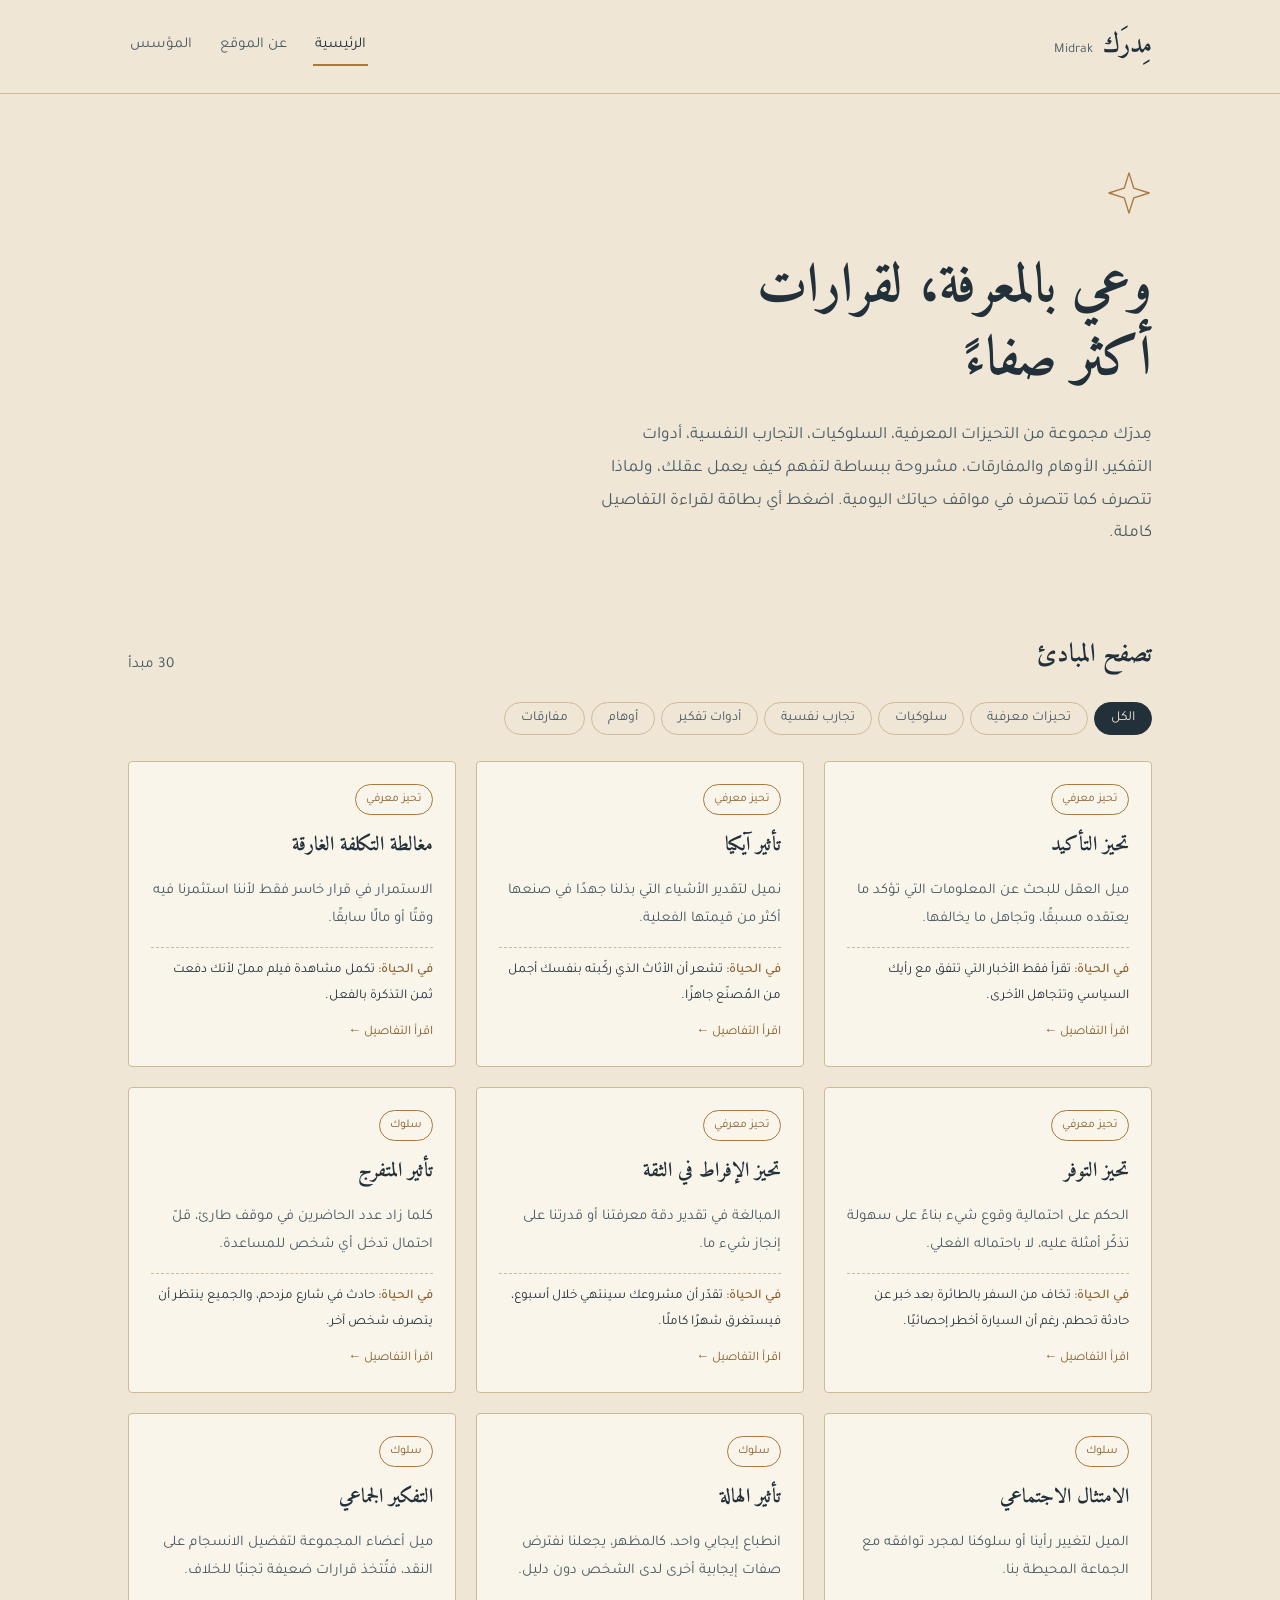
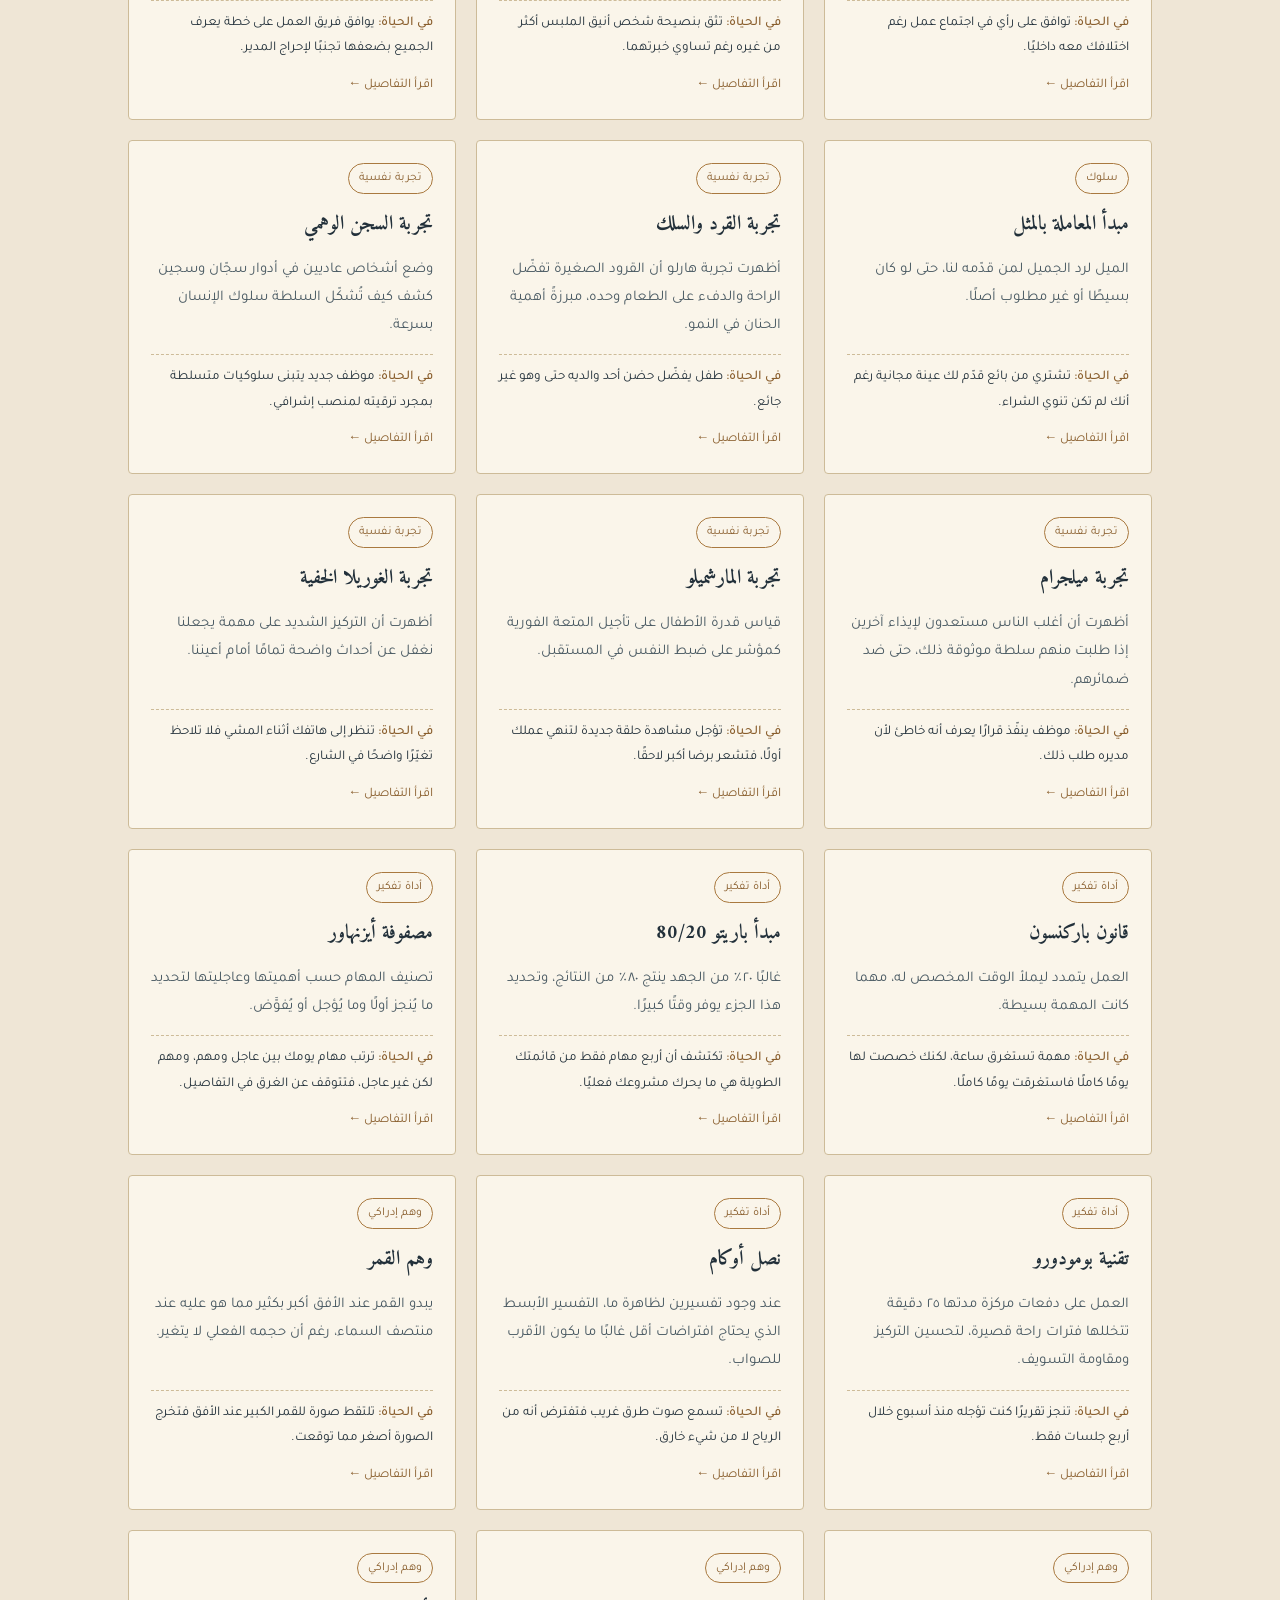
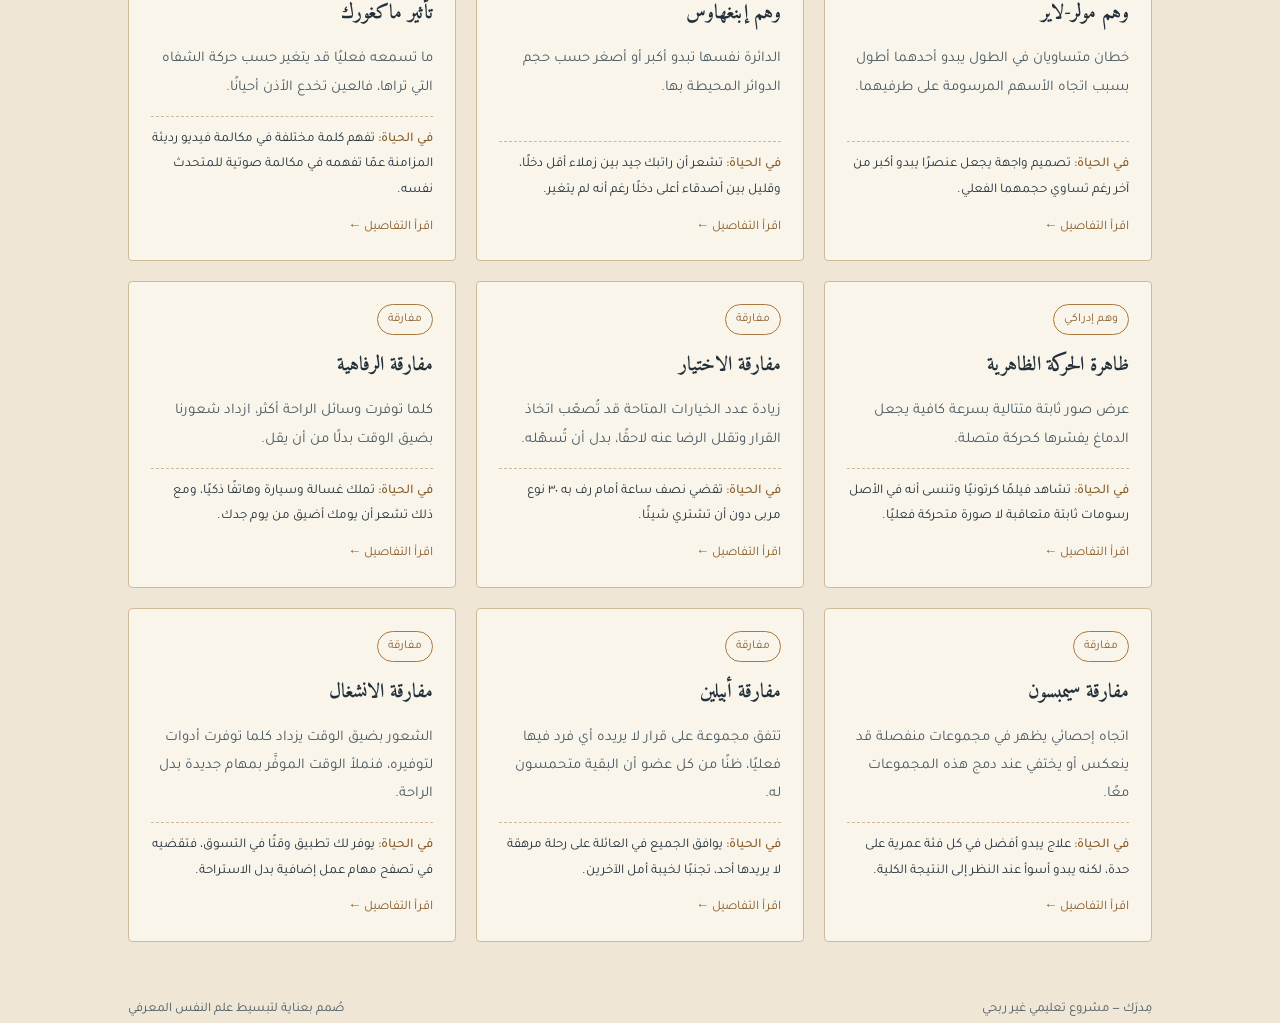
<file: index.html>
<!DOCTYPE html>
<html lang="ar" dir="rtl">
<head>
<meta charset="UTF-8">
<meta name="viewport" content="width=device-width, initial-scale=1.0">
<title>مِدرَك — وعي بالمعرفة، قرارات أفضل</title>
<link rel="preconnect" href="https://fonts.googleapis.com">
<link rel="preconnect" href="https://fonts.gstatic.com" crossorigin>
<link href="https://fonts.googleapis.com/css2?family=Amiri:wght@400;700&family=Tajawal:wght@300;400;500;700&display=swap" rel="stylesheet">
<link rel="stylesheet" href="styles.css">
</head>
<body>

<header>
  <div class="wrap header-row">
    <a class="brand" data-link href="#/">مِدرَك <span>Midrak</span></a>
    <nav class="navlinks" id="mainNav">
      <a data-link href="#/" data-route="home">الرئيسية</a>
      <a data-link href="#/about" data-route="about">عن الموقع</a>
      <a data-link href="#/founder" data-route="founder">المؤسس</a>
    </nav>
  </div>
</header>

<main class="wrap">

  <!-- HOME VIEW -->
  <section id="view-home">
    <div class="hero">
      <svg class="eyebrow-mark" viewBox="0 0 48 48" fill="none" xmlns="http://www.w3.org/2000/svg">
        <path d="M24 3 L29 19 L45 24 L29 29 L24 45 L19 29 L3 24 L19 19 Z" stroke="currentColor" stroke-width="1.4" stroke-linejoin="round"/>
      </svg>
      <h1>وعي بالمعرفة، لقرارات أكثر صفاءً</h1>
      <p>مِدرَك مجموعة من التحيزات المعرفية، السلوكيات، التجارب النفسية، أدوات التفكير، الأوهام والمفارقات، مشروحة ببساطة لتفهم كيف يعمل عقلك، ولماذا تتصرف كما تتصرف في مواقف حياتك اليومية. اضغط أي بطاقة لقراءة التفاصيل كاملة.</p>
    </div>

    <div class="section">
      <div class="section-head">
        <h2>تصفح المبادئ</h2>
        <p id="countLabel">٣٠ مبدأ</p>
      </div>
      <nav class="cats" id="catNav">
        <button data-cat="all">الكل</button>
        <button data-cat="cognitive">تحيزات معرفية</button>
        <button data-cat="behavior">سلوكيات</button>
        <button data-cat="experiment">تجارب نفسية</button>
        <button data-cat="tool">أدوات تفكير</button>
        <button data-cat="illusion">أوهام</button>
        <button data-cat="paradox">مفارقات</button>
      </nav>
      <div class="grid" id="cardGrid"><!-- injected --></div>
    </div>
  </section>

  <!-- ABOUT VIEW -->
  <section id="view-about" class="section about hidden">
    <h2>عن مِدرَك</h2>
    <p>مِدرَك موقع تعليمي صغير يجمع مفاهيم من علم النفس المعرفي والسلوكي في مكان واحد، بلغة عربية مبسّطة، مع أمثلة من مواقف حياتية يمر بها أغلبنا. الهدف ليس التشخيص أو تقديم استشارة، بل بناء وعي أعمق بالطريقة التي يفكر بها العقل.</p>
    <div class="disclaimer">
      <strong>تنويه:</strong> المحتوى في هذا الموقع لأغراض تعليمية وتوعوية فقط، وليس بديلاً عن استشارة مختص نفسي أو طبي. الأمثلة والشروحات مبسّطة قدر الإمكان، ويُنصح بالرجوع لمصادر أوسع عند الحاجة لفهم أعمق.
    </div>
    <div class="founder-cta">
      <a data-link href="#/founder">تعرّف على مؤسس الموقع ←</a>
    </div>
  </section>

  <!-- DETAIL VIEW -->
  <section id="view-detail" class="section hidden">
    <button class="back-link" id="backBtn">→ رجوع لكل المبادئ</button>
    <div class="detail-card" id="detailCard"><!-- injected --></div>
    <div class="detail-nav">
      <button id="prevBtn">المبدأ السابق ←</button>
      <button id="nextBtn">→ المبدأ التالي</button>
    </div>
  </section>

  <!-- FOUNDER VIEW -->
  <section id="view-founder" class="section hidden">
    <div class="founder-card">
      <div class="avatar" id="founderAvatar">م</div>
      <h2 class="founder-name editable" id="founderName">اسم المؤسس</h2>
      <p class="founder-role editable" id="founderRole">Ali Muhammad Jabbar </p>
      <p class="founder-bio editable" id="founderBio">اكتب هنا نبذة عنك: من أنت، ولماذا أنشأت هذا الموقع، وما القصة أو الفكرة وراءه. اضغط زر «تعديل الملف الشخصي» أدناه لتبدأ الكتابة، ثم اضغط «حفظ» عند الانتهاء.</p>
      <button class="founder-edit-btn" id="founderEditBtn">تعديل الملف الشخصي</button>
      <p class="founder-note">التعديلات تُحفظ في متصفحك على هذا الجهاز فقط.</p>
    </div>
  </section>

</main>

<footer class="wrap">
  <span>مِدرَك — مشروع تعليمي غير ربحي</span>
  <span>صُمم بعناية لتبسيط علم النفس المعرفي</span>
</footer>

<script src="script.js"></script>

</body>
</html>
</file>
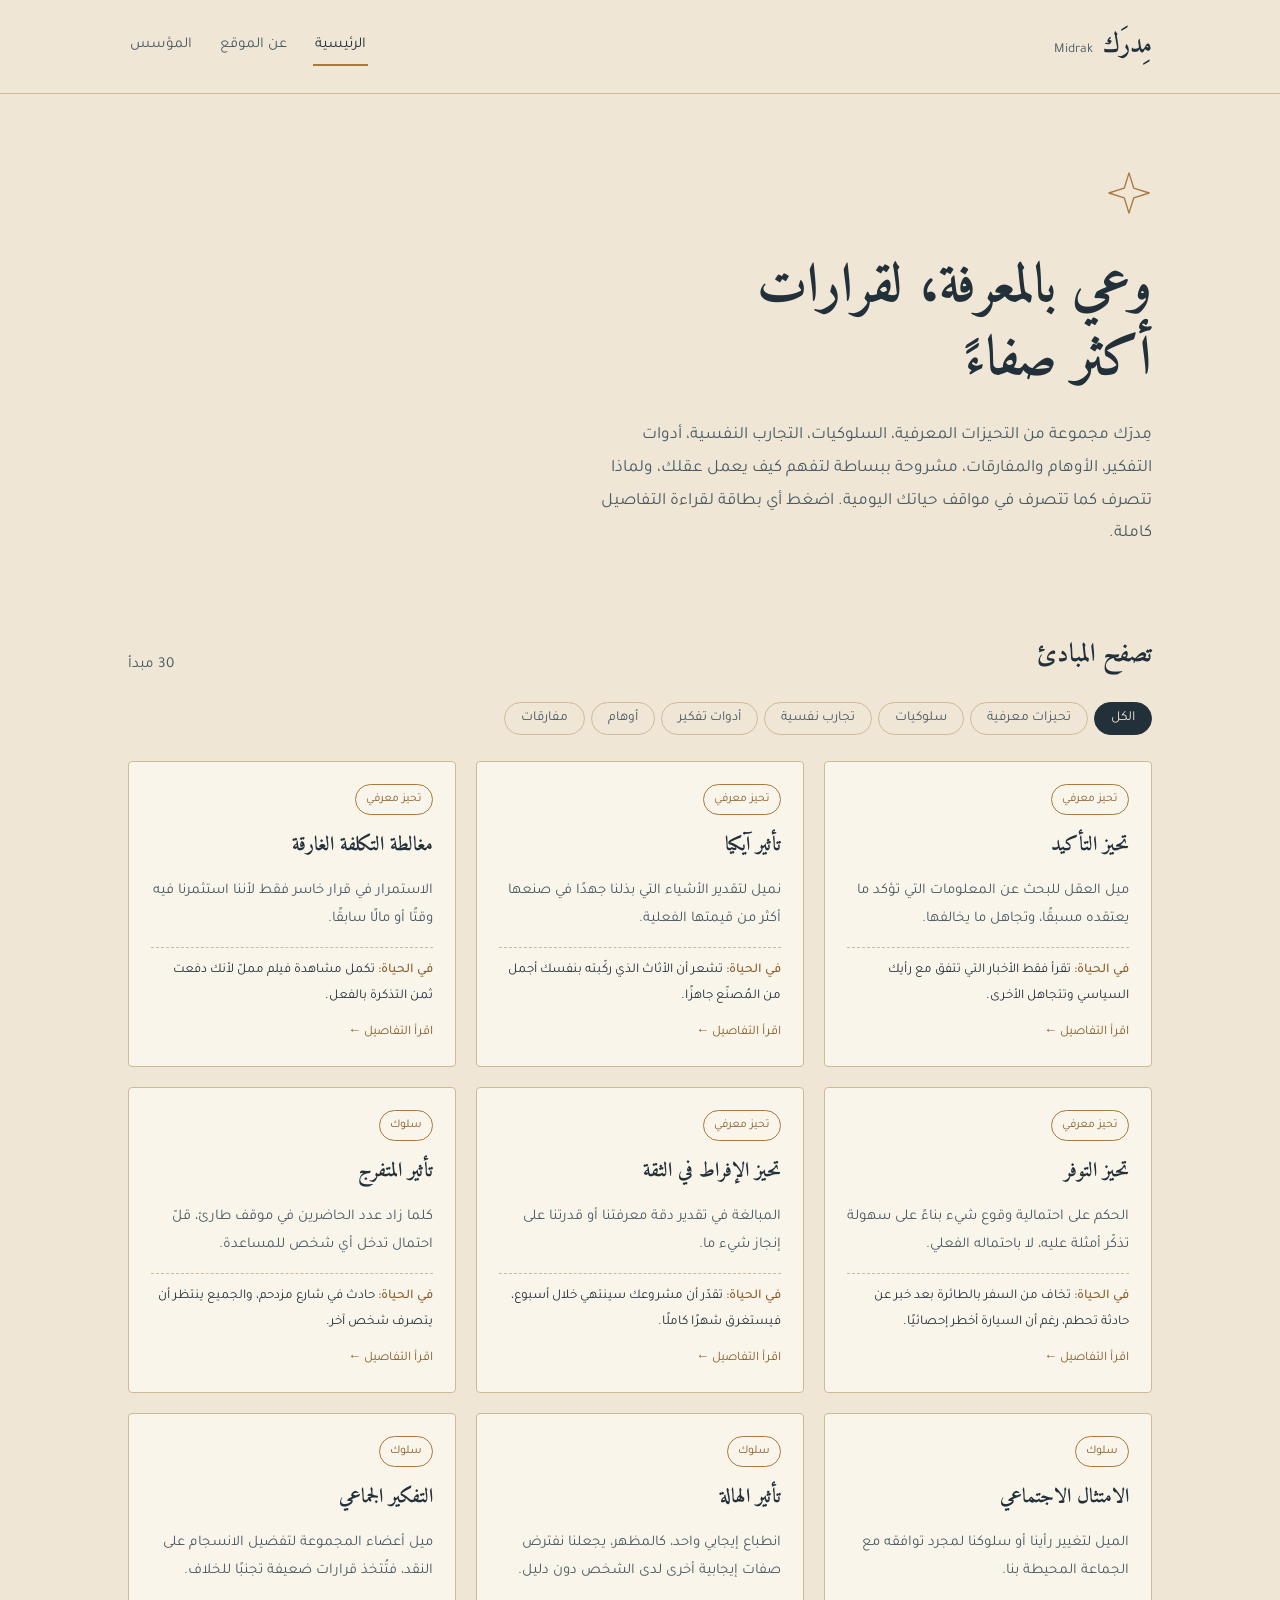
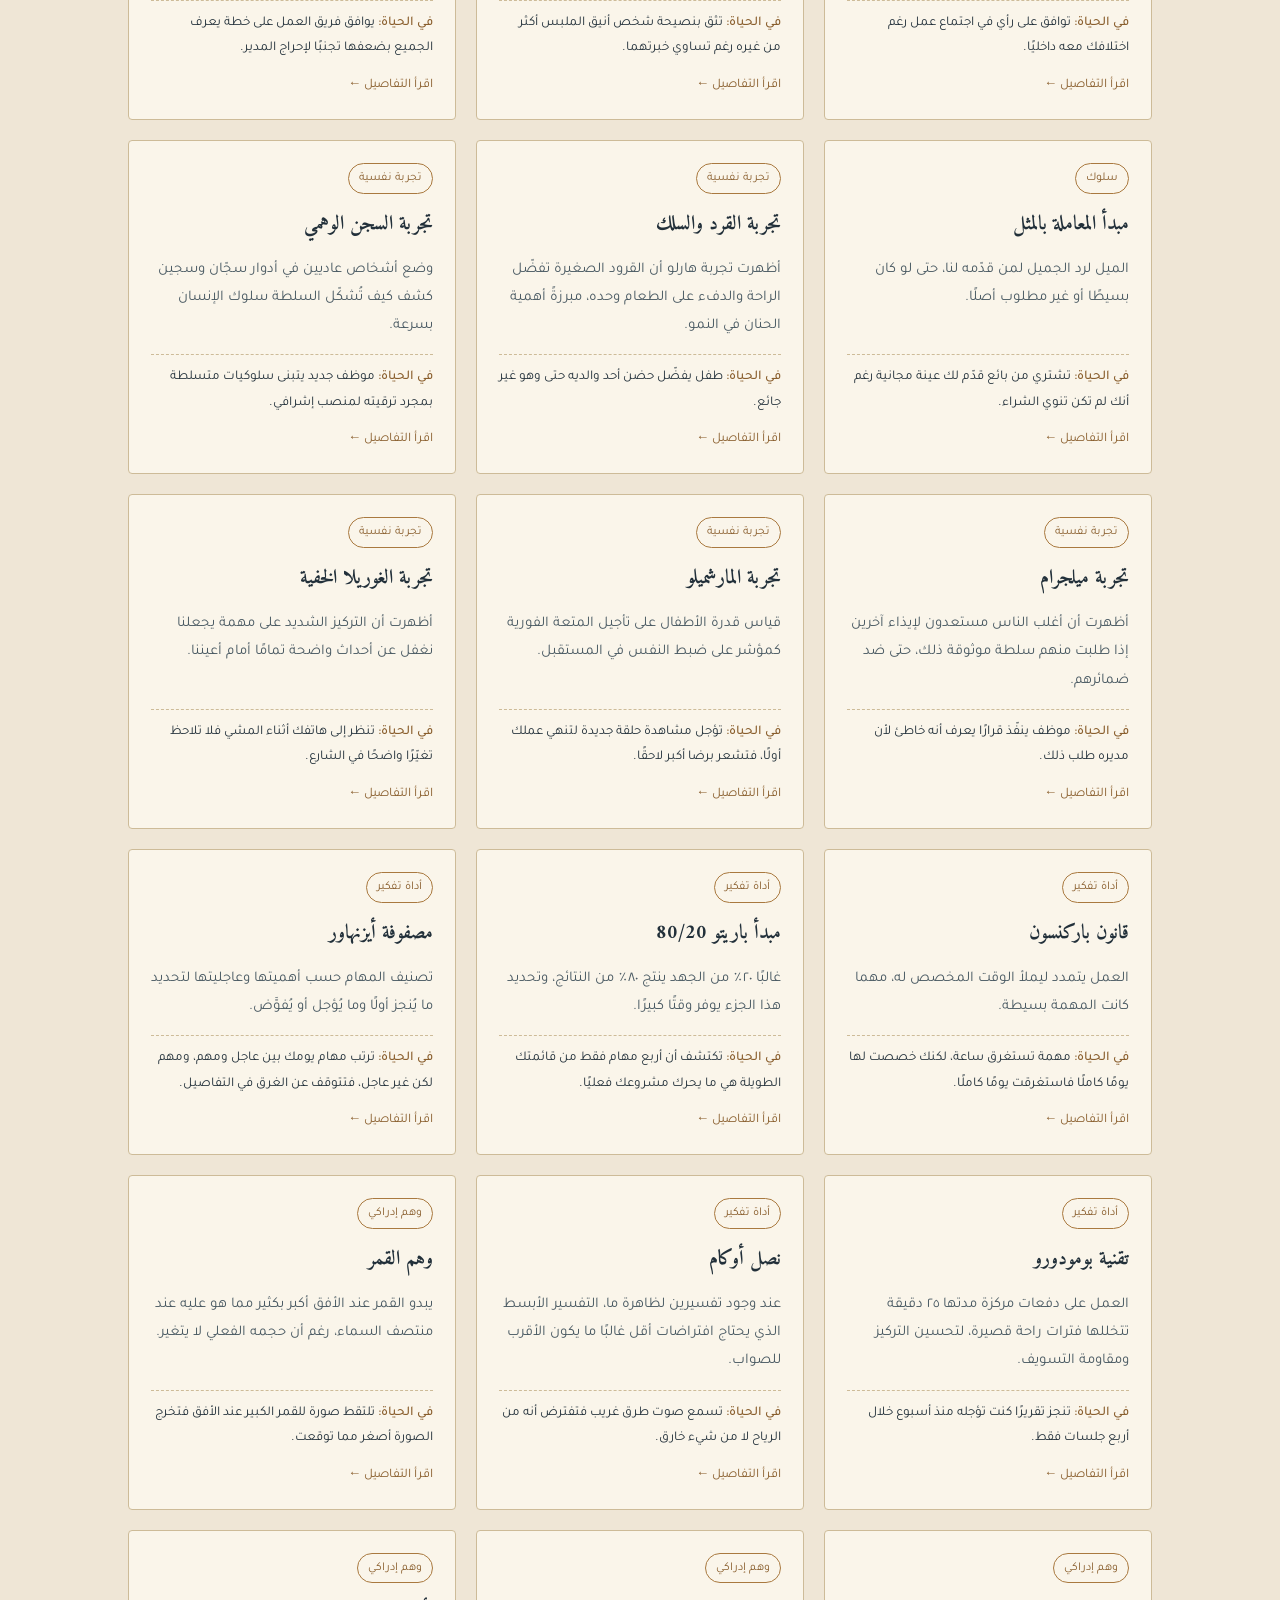
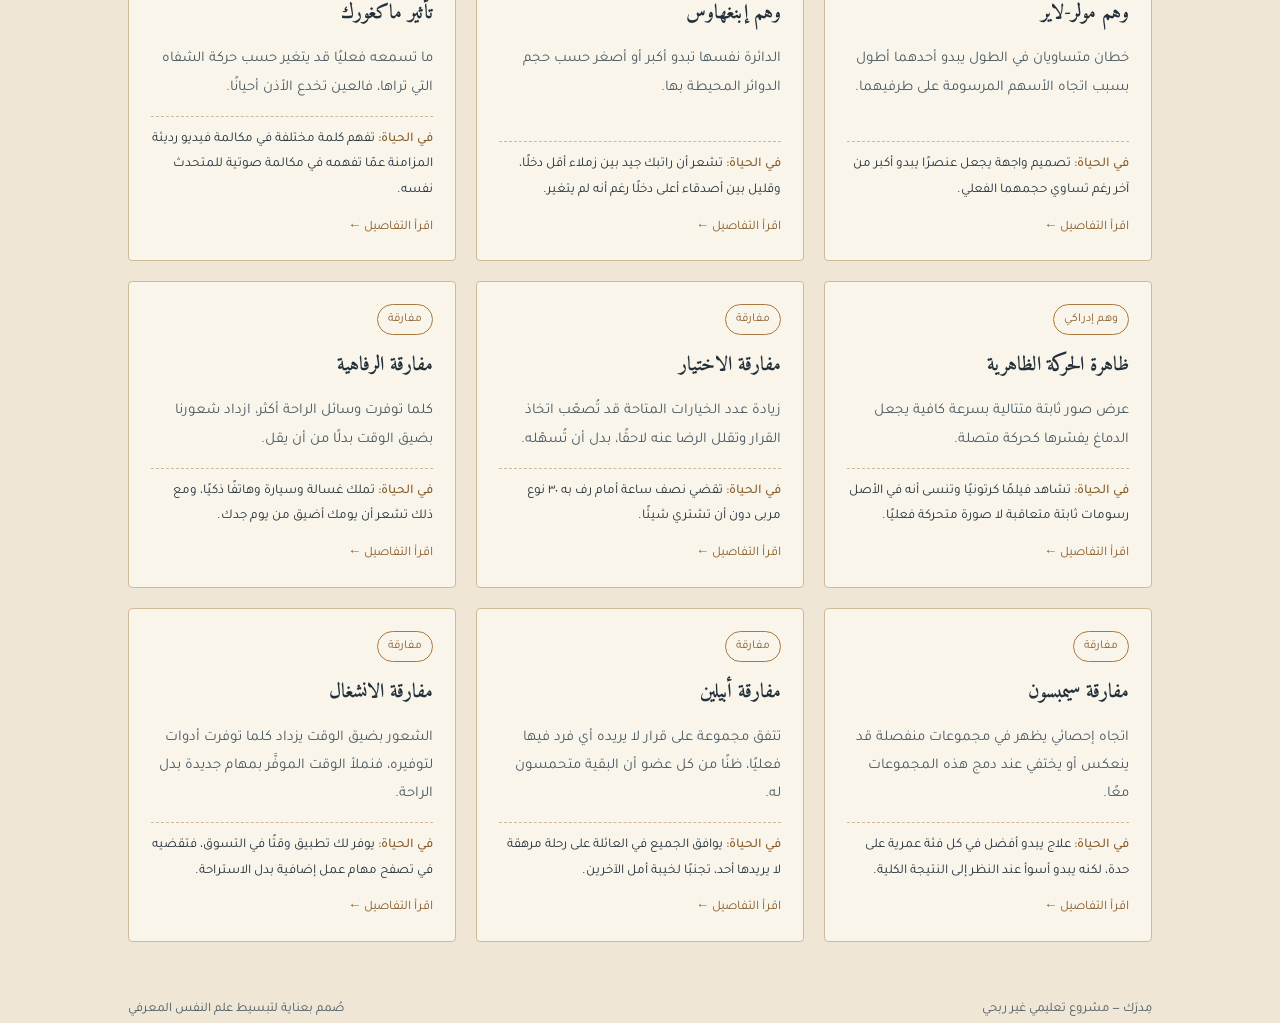
<file: index (1).html>
<!DOCTYPE html>
<html lang="ar" dir="rtl">
<head>
<meta charset="UTF-8">
<meta name="viewport" content="width=device-width, initial-scale=1.0">
<title>مِدرَك — وعي بالمعرفة، قرارات أفضل</title>
<link rel="preconnect" href="https://fonts.googleapis.com">
<link rel="preconnect" href="https://fonts.gstatic.com" crossorigin>
<link href="https://fonts.googleapis.com/css2?family=Amiri:wght@400;700&family=Tajawal:wght@300;400;500;700&display=swap" rel="stylesheet">
<style>
  :root{
    --paper:#EFE6D6;
    --paper-card:#FAF5EA;
    --ink:#22303A;
    --ink-soft:#4A5A63;
    --line:#CDBB98;
    --gold:#A9793F;
    --gold-deep:#8A5F2E;
    --shadow: rgba(34,48,58,0.12);
  }
  @media (prefers-color-scheme: dark){
    :root:not([data-theme="light"]){
      --paper:#1C1B17; --paper-card:#242320; --ink:#EDE6D8; --ink-soft:#B9AF9C;
      --line:#4A4234; --gold:#D3A15C; --gold-deep:#E8B876; --shadow: rgba(0,0,0,0.4);
    }
  }
  :root[data-theme="dark"]{
    --paper:#1C1B17; --paper-card:#242320; --ink:#EDE6D8; --ink-soft:#B9AF9C;
    --line:#4A4234; --gold:#D3A15C; --gold-deep:#E8B876; --shadow: rgba(0,0,0,0.4);
  }
  *{box-sizing:border-box;}
  html,body{margin:0;padding:0;}
  body{background:var(--paper);color:var(--ink);font-family:'Tajawal', sans-serif;font-weight:400;line-height:1.9;-webkit-font-smoothing:antialiased;}
  a{color:inherit;}
  .wrap{max-width:1080px;margin:0 auto;padding:0 28px;}
  .hidden{display:none !important;}

  /* header */
  header{border-bottom:1px solid var(--line);padding:22px 0;}
  .header-row{display:flex;align-items:center;justify-content:space-between;gap:24px;flex-wrap:wrap;}
  .brand{display:flex;align-items:baseline;gap:10px;font-family:'Amiri', serif;font-size:1.6rem;font-weight:700;color:var(--ink);text-decoration:none;}
  .brand span{font-family:'Tajawal', sans-serif;font-size:0.85rem;font-weight:400;color:var(--ink-soft);}
  .navlinks{display:flex;gap:24px;}
  .navlinks a{font-size:0.94rem;color:var(--ink-soft);text-decoration:none;padding:4px 2px;border-bottom:2px solid transparent;transition:color .15s ease,border-color .15s ease;cursor:pointer;}
  .navlinks a:hover{color:var(--ink);}
  .navlinks a.active{color:var(--ink);border-color:var(--gold);}

  /* hero */
  .hero{padding:76px 0 40px;position:relative;}
  .hero .eyebrow-mark{width:46px;height:46px;margin-bottom:22px;color:var(--gold);}
  .hero h1{font-family:'Amiri', serif;font-weight:700;font-size:clamp(2.1rem, 4.6vw, 3.4rem);line-height:1.35;max-width:14ch;margin:0 0 22px;}
  .hero p{max-width:56ch;font-size:1.08rem;color:var(--ink-soft);margin:0 0 0;}

  /* sections */
  .section{padding:40px 0 56px;}
  .section.bordered{border-top:1px solid var(--line);}
  .section-head{display:flex;align-items:flex-end;justify-content:space-between;gap:16px;margin-bottom:22px;flex-wrap:wrap;}
  .section-head h2{font-family:'Amiri', serif;font-size:1.6rem;font-weight:700;margin:0;}
  .section-head p{color:var(--ink-soft);font-size:0.95rem;margin:0;}

  /* category pills */
  nav.cats{display:flex;gap:6px;flex-wrap:wrap;margin-bottom:26px;}
  nav.cats button{font-family:'Tajawal', sans-serif;font-size:0.86rem;background:transparent;border:1px solid var(--line);color:var(--ink-soft);padding:7px 16px;border-radius:999px;cursor:pointer;transition:border-color .15s ease, color .15s ease, background .15s ease;}
  nav.cats button:hover{border-color:var(--gold); color:var(--gold-deep);}
  nav.cats button.active{background:var(--ink);color:var(--paper);border-color:var(--ink);}

  /* cards grid */
  .grid{display:grid;grid-template-columns:repeat(auto-fill, minmax(250px,1fr));gap:20px;}
  .card{background:var(--paper-card);border:1px solid var(--line);border-radius:4px;padding:22px 22px 20px;display:flex;flex-direction:column;gap:12px;transition:box-shadow .18s ease, transform .18s ease;cursor:pointer;text-align:right;}
  .card:hover{box-shadow:0 10px 26px var(--shadow); transform:translateY(-2px); border-color:var(--gold);}
  .card .tag{align-self:flex-start;font-size:0.75rem;color:var(--gold-deep);border:1px solid var(--gold);padding:3px 10px;border-radius:999px;}
  .card h3{font-family:'Amiri', serif;font-size:1.25rem;font-weight:700;margin:0;}
  .card p{font-size:0.93rem;color:var(--ink-soft);margin:0;flex-grow:1;}
  .card .situ{font-size:0.84rem;color:var(--ink);border-top:1px dashed var(--line);padding-top:10px;margin-top:2px;}
  .card .situ b{color:var(--gold-deep); font-weight:500;}
  .card .readmore{font-size:0.82rem;color:var(--gold-deep);}

  /* about */
  .about h2{font-family:'Amiri', serif;font-size:1.4rem;margin:0 0 14px;}
  .about p{color:var(--ink-soft);font-size:0.95rem;max-width:70ch;}
  .disclaimer{margin-top:18px;padding:16px 18px;border-right:3px solid var(--gold);background:var(--paper-card);font-size:0.85rem;color:var(--ink-soft);border-radius:2px;max-width:70ch;}
  .founder-cta{margin-top:22px;}
  .founder-cta a{display:inline-flex;align-items:center;gap:8px;font-size:0.92rem;padding:10px 18px;border:1px solid var(--gold);color:var(--gold-deep);border-radius:999px;text-decoration:none;transition:background .15s ease, color .15s ease;}
  .founder-cta a:hover{background:var(--gold); color:var(--paper);}

  /* detail view */
  .back-link{display:inline-flex;align-items:center;gap:6px;color:var(--ink-soft);text-decoration:none;font-size:0.9rem;margin-bottom:22px;cursor:pointer;background:none;border:none;font-family:'Tajawal';padding:0;}
  .back-link:hover{color:var(--gold-deep);}
  .detail-card{background:var(--paper-card);border:1px solid var(--line);border-radius:6px;padding:34px;max-width:760px;}
  .detail-card h1{font-family:'Amiri', serif;font-size:1.9rem;margin:16px 0 20px;}
  .detail-block{margin-bottom:20px;}
  .detail-block h4{margin:0 0 6px;font-size:0.82rem;color:var(--gold-deep);font-weight:700;}
  .detail-block p{margin:0;color:var(--ink-soft);font-size:0.98rem;}
  .tip-box{border-right:3px solid var(--gold);background:rgba(169,121,63,0.08);padding:14px 16px;border-radius:4px;}
  .tip-box h4{color:var(--gold-deep);}
  .tip-box p{color:var(--ink);}
  .detail-nav{display:flex;justify-content:space-between;margin-top:26px;max-width:760px;gap:10px;}
  .detail-nav button{flex:1;background:transparent;border:1px solid var(--line);color:var(--ink);padding:10px 16px;border-radius:6px;cursor:pointer;font-family:'Tajawal';font-size:0.86rem;}
  .detail-nav button:hover{border-color:var(--gold); color:var(--gold-deep);}

  /* founder view */
  .founder-card{max-width:640px;background:var(--paper-card);border:1px solid var(--line);border-radius:6px;padding:38px;text-align:center;margin:0 auto;}
  .avatar{width:84px;height:84px;border-radius:50%;background:var(--ink);color:var(--paper);display:flex;align-items:center;justify-content:center;font-family:'Amiri';font-size:2rem;margin:0 auto 18px;}
  .founder-name{font-family:'Amiri';font-size:1.5rem;font-weight:700;margin:0 0 4px;outline:none;}
  .founder-role{color:var(--gold-deep);font-size:0.92rem;margin:0 0 22px;outline:none;}
  .founder-bio{color:var(--ink-soft);font-size:0.97rem;text-align:right;line-height:2;outline:none;min-height:80px;}
  .editable[contenteditable="true"]{outline:1px dashed var(--gold); border-radius:3px; padding:6px; background:var(--paper);}
  .founder-edit-btn{margin-top:24px;background:var(--ink);color:var(--paper);border:none;padding:11px 30px;border-radius:999px;cursor:pointer;font-family:'Tajawal';font-size:0.9rem;}
  .founder-edit-btn:hover{background:var(--gold-deep);}
  .founder-note{margin-top:16px;font-size:0.78rem;color:var(--ink-soft);}

  footer{padding:26px 0 40px;color:var(--ink-soft);font-size:0.82rem;display:flex;justify-content:space-between;flex-wrap:wrap;gap:10px;}

  @media (max-width:640px){
    .header-row{flex-direction:column; align-items:flex-start;}
    .hero{padding:52px 0 30px;}
    .detail-card, .founder-card{padding:24px;}
  }
</style>
</head>
<body>

<header>
  <div class="wrap header-row">
    <a class="brand" data-link href="#/">مِدرَك <span>Midrak</span></a>
    <nav class="navlinks" id="mainNav">
      <a data-link href="#/" data-route="home">الرئيسية</a>
      <a data-link href="#/about" data-route="about">عن الموقع</a>
      <a data-link href="#/founder" data-route="founder">المؤسس</a>
    </nav>
  </div>
</header>

<main class="wrap">

  <!-- HOME VIEW -->
  <section id="view-home">
    <div class="hero">
      <svg class="eyebrow-mark" viewBox="0 0 48 48" fill="none" xmlns="http://www.w3.org/2000/svg">
        <path d="M24 3 L29 19 L45 24 L29 29 L24 45 L19 29 L3 24 L19 19 Z" stroke="currentColor" stroke-width="1.4" stroke-linejoin="round"/>
      </svg>
      <h1>وعي بالمعرفة، لقرارات أكثر صفاءً</h1>
      <p>مِدرَك مجموعة من التحيزات المعرفية، السلوكيات، التجارب النفسية، أدوات التفكير، الأوهام والمفارقات، مشروحة ببساطة لتفهم كيف يعمل عقلك، ولماذا تتصرف كما تتصرف في مواقف حياتك اليومية. اضغط أي بطاقة لقراءة التفاصيل كاملة.</p>
    </div>

    <div class="section">
      <div class="section-head">
        <h2>تصفح المبادئ</h2>
        <p id="countLabel">٣٠ مبدأ</p>
      </div>
      <nav class="cats" id="catNav">
        <button data-cat="all">الكل</button>
        <button data-cat="cognitive">تحيزات معرفية</button>
        <button data-cat="behavior">سلوكيات</button>
        <button data-cat="experiment">تجارب نفسية</button>
        <button data-cat="tool">أدوات تفكير</button>
        <button data-cat="illusion">أوهام</button>
        <button data-cat="paradox">مفارقات</button>
      </nav>
      <div class="grid" id="cardGrid"><!-- injected --></div>
    </div>
  </section>

  <!-- ABOUT VIEW -->
  <section id="view-about" class="section about hidden">
    <h2>عن مِدرَك</h2>
    <p>مِدرَك موقع تعليمي صغير يجمع مفاهيم من علم النفس المعرفي والسلوكي في مكان واحد، بلغة عربية مبسّطة، مع أمثلة من مواقف حياتية يمر بها أغلبنا. الهدف ليس التشخيص أو تقديم استشارة، بل بناء وعي أعمق بالطريقة التي يفكر بها العقل.</p>
    <div class="disclaimer">
      <strong>تنويه:</strong> المحتوى في هذا الموقع لأغراض تعليمية وتوعوية فقط، وليس بديلاً عن استشارة مختص نفسي أو طبي. الأمثلة والشروحات مبسّطة قدر الإمكان، ويُنصح بالرجوع لمصادر أوسع عند الحاجة لفهم أعمق.
    </div>
    <div class="founder-cta">
      <a data-link href="#/founder">تعرّف على مؤسس الموقع ←</a>
    </div>
  </section>

  <!-- DETAIL VIEW -->
  <section id="view-detail" class="section hidden">
    <button class="back-link" id="backBtn">→ رجوع لكل المبادئ</button>
    <div class="detail-card" id="detailCard"><!-- injected --></div>
    <div class="detail-nav">
      <button id="prevBtn">المبدأ السابق ←</button>
      <button id="nextBtn">→ المبدأ التالي</button>
    </div>
  </section>

  <!-- FOUNDER VIEW -->
  <section id="view-founder" class="section hidden">
    <div class="founder-card">
      <div class="avatar" id="founderAvatar">م</div>
      <h2 class="founder-name editable" id="founderName">اسم المؤسس</h2>
      <p class="founder-role editable" id="founderRole">مؤسس مِدرَك</p>
      <p class="founder-bio editable" id="founderBio">اكتب هنا نبذة عنك: من أنت، ولماذا أنشأت هذا الموقع، وما القصة أو الفكرة وراءه. اضغط زر «تعديل الملف الشخصي» أدناه لتبدأ الكتابة، ثم اضغط «حفظ» عند الانتهاء.</p>
      <button class="founder-edit-btn" id="founderEditBtn">تعديل الملف الشخصي</button>
      <p class="founder-note">التعديلات تُحفظ في متصفحك على هذا الجهاز فقط.</p>
    </div>
  </section>

</main>

<footer class="wrap">
  <span>مِدرَك — مشروع تعليمي غير ربحي</span>
  <span>صُمم بعناية لتبسيط علم النفس المعرفي</span>
</footer>

<script>
  const principles = [
    {id:"confirmation-bias", cat:"cognitive", tag:"تحيز معرفي", title:"تحيز التأكيد",
     desc:"ميل العقل للبحث عن المعلومات التي تؤكد ما يعتقده مسبقًا، وتجاهل ما يخالفها.",
     situ:"تقرأ فقط الأخبار التي تتفق مع رأيك السياسي وتتجاهل الأخرى.",
     extended:"هذا التحيز يجعلنا نشعر بثقة زائدة تجاه معتقداتنا لأننا لا نتعرض إلا للأدلة المؤيدة لها، بينما تُهمَّش الأدلة المعاكسة أو تُفسَّر بشكل يقلل من أهميتها.",
     tip:"قبل اتخاذ قرار مهم، ابحث عمدًا عن رأي يعارض وجهة نظرك واقرأه بجدية."},
    {id:"ikea-effect", cat:"cognitive", tag:"تحيز معرفي", title:"تأثير آيكيا",
     desc:"نميل لتقدير الأشياء التي بذلنا جهدًا في صنعها أكثر من قيمتها الفعلية.",
     situ:"تشعر أن الأثاث الذي ركّبته بنفسك أجمل من المُصنّع جاهزًا.",
     extended:"سُمي هذا التحيز نسبة لشركة أثاث تُباع منتجاتها غير مجمّعة؛ فالجهد المبذول في التجميع يخلق رابطة عاطفية تزيد من القيمة المُدركة للشيء بغض النظر عن جودته الفعلية.",
     tip:"عند تقييم عمل بذلت فيه جهدًا، اسأل نفسك: هل سأراه بهذه القيمة لو صنعه شخص آخر؟"},
    {id:"sunk-cost", cat:"cognitive", tag:"تحيز معرفي", title:"مغالطة التكلفة الغارقة",
     desc:"الاستمرار في قرار خاسر فقط لأننا استثمرنا فيه وقتًا أو مالًا سابقًا.",
     situ:"تكمل مشاهدة فيلم مملّ لأنك دفعت ثمن التذكرة بالفعل.",
     extended:"المنطق السليم يقول إن القرارات يجب أن تُبنى على المستقبل لا على الماضي، لكن الخسارة المؤلمة للجهد أو المال السابق تدفعنا للاستمرار في مسار خاسر لتبرير ذلك الاستثمار.",
     tip:"اسأل نفسك: لو كنت أبدأ الآن من الصفر، هل كنت سأختار الاستمرار في هذا؟"},
    {id:"availability-bias", cat:"cognitive", tag:"تحيز معرفي", title:"تحيز التوفر",
     desc:"الحكم على احتمالية وقوع شيء بناءً على سهولة تذكّر أمثلة عليه، لا باحتماله الفعلي.",
     situ:"تخاف من السفر بالطائرة بعد خبر عن حادثة تحطم، رغم أن السيارة أخطر إحصائيًا.",
     extended:"الأحداث النادرة لكن المثيرة، كحوادث الطائرات، تحظى بتغطية إعلامية كبيرة تجعلها أسهل تذكرًا من أحداث أكثر شيوعًا لكنها أقل إثارة، فيختل تقديرنا للمخاطر الحقيقية.",
     tip:"قبل الحكم على خطورة أمر ما، ابحث عن إحصائية فعلية بدل الاعتماد على أول مثال يخطر ببالك."},
    {id:"overconfidence-bias", cat:"cognitive", tag:"تحيز معرفي", title:"تحيز الإفراط في الثقة",
     desc:"المبالغة في تقدير دقة معرفتنا أو قدرتنا على إنجاز شيء ما.",
     situ:"تقدّر أن مشروعك سينتهي خلال أسبوع، فيستغرق شهرًا كاملًا.",
     extended:"كلما زادت خبرتنا السطحية بموضوع ما، زادت ثقتنا الزائدة بقدرتنا على التنبؤ أو الإنجاز فيه، وهو ما يفسر تكرار تجاوز المشاريع للجدول الزمني المتوقع لها.",
     tip:"أضف هامش أمان زمنيًا وماليًا لأي تقدير تضعه، فالواقع غالبًا أبطأ من الخطة."},

    {id:"bystander-effect", cat:"behavior", tag:"سلوك", title:"تأثير المتفرج",
     desc:"كلما زاد عدد الحاضرين في موقف طارئ، قلّ احتمال تدخل أي شخص للمساعدة.",
     situ:"حادث في شارع مزدحم، والجميع ينتظر أن يتصرف شخص آخر.",
     extended:"كل شخص في الحشد يفترض أن غيره سيتدخل، فتتوزع المسؤولية الأخلاقية على الجميع حتى تكاد تختفي، وهذا ما يفسر حالات عدم التدخل رغم كثرة الشهود.",
     tip:"إذا احتجت مساعدة في موقف عام، وجّه طلبك لشخص محدد بالإشارة إليه مباشرة بدل النداء العام."},
    {id:"social-conformity", cat:"behavior", tag:"سلوك", title:"الامتثال الاجتماعي",
     desc:"الميل لتغيير رأينا أو سلوكنا لمجرد توافقه مع الجماعة المحيطة بنا.",
     situ:"توافق على رأي في اجتماع عمل رغم اختلافك معه داخليًا.",
     extended:"الرغبة في الانتماء والتوافق مع الجماعة قوية جدًا لدرجة أن أشخاصًا يغيّرون إجاباتهم الصحيحة أحيانًا فقط لتتوافق مع رأي الأغلبية الخاطئ أمامهم.",
     tip:"قبل أن توافق على رأي جماعي، اسأل نفسك بصمت: هل كنت لأصل لهذا الرأي وحدي؟"},
    {id:"halo-effect", cat:"behavior", tag:"سلوك", title:"تأثير الهالة",
     desc:"انطباع إيجابي واحد، كالمظهر، يجعلنا نفترض صفات إيجابية أخرى لدى الشخص دون دليل.",
     situ:"تثق بنصيحة شخص أنيق الملبس أكثر من غيره رغم تساوي خبرتهما.",
     extended:"صفة إيجابية بارزة واحدة، كالجاذبية أو حسن الحديث، «تُلوّن» انطباعنا الكلي عن الشخص فنفترض به كفاءة أو صدقًا أكبر مما تدعمه الأدلة الفعلية.",
     tip:"افصل تقييمك لمهارة الشخص عن انطباعك عن شخصيته أو مظهره، وقيّم كل جانب على حدة."},
    {id:"groupthink", cat:"behavior", tag:"سلوك", title:"التفكير الجماعي",
     desc:"ميل أعضاء المجموعة لتفضيل الانسجام على النقد، فتُتخذ قرارات ضعيفة تجنبًا للخلاف.",
     situ:"يوافق فريق العمل على خطة يعرف الجميع بضعفها تجنبًا لإحراج المدير.",
     extended:"الرغبة في الحفاظ على انسجام المجموعة تجعل الأعضاء يتجنبون طرح مخاوف أو بدائل، حتى لو كانوا يشعرون داخليًا أن القرار الجماعي خاطئ.",
     tip:"عيّن شخصًا في كل اجتماع مهم دوره أن يلعب محامي الشيطان ويطرح الاعتراضات عمدًا."},
    {id:"reciprocity", cat:"behavior", tag:"سلوك", title:"مبدأ المعاملة بالمثل",
     desc:"الميل لرد الجميل لمن قدّمه لنا، حتى لو كان بسيطًا أو غير مطلوب أصلًا.",
     situ:"تشتري من بائع قدّم لك عينة مجانية رغم أنك لم تكن تنوي الشراء.",
     extended:"الشعور بـ«الدَّين» الاجتماعي بعد تلقي معروف، ولو بسيطًا، يدفعنا لرد الجميل حتى لو تجاوز حجم ردنا حجم المعروف الأصلي بكثير.",
     tip:"عندما تتلقى هدية أو معروفًا غير متوقع من بائع، امنح نفسك وقتًا قبل اتخاذ قرار الشراء."},

    {id:"harlow-experiment", cat:"experiment", tag:"تجربة نفسية", title:"تجربة القرد والسلك",
     desc:"أظهرت تجربة هارلو أن القرود الصغيرة تفضّل الراحة والدفء على الطعام وحده، مبرزةً أهمية الحنان في النمو.",
     situ:"طفل يفضّل حضن أحد والديه حتى وهو غير جائع.",
     extended:"استخدم هارلو دميتين: واحدة سلكية توفر الطعام، وأخرى قماشية دافئة بلا طعام؛ فضّلت القرود الصغيرة الدمية القماشية معظم الوقت، مما أظهر أن الراحة العاطفية حاجة أساسية لا ثانوية.",
     tip:"تذكّر أن الحضور العاطفي والدفء أحيانًا أهم من تقديم الحلول العملية لمن تحب."},
    {id:"stanford-prison", cat:"experiment", tag:"تجربة نفسية", title:"تجربة السجن الوهمي",
     desc:"وضع أشخاص عاديين في أدوار سجّان وسجين كشف كيف تُشكّل السلطة سلوك الإنسان بسرعة.",
     situ:"موظف جديد يتبنى سلوكيات متسلطة بمجرد ترقيته لمنصب إشرافي.",
     extended:"أُوقفت التجربة قبل انتهائها لأن «الحراس» بدؤوا يتصرفون بقسوة حقيقية تجاه «السجناء»، رغم أن الجميع طلاب متطوعون يعرفون أن الأمر تمثيلي بالكامل.",
     tip:"عند تولّي أي منصب سلطة، راقب نفسك بوعي من التغيرات المفاجئة في طريقة معاملتك للآخرين."},
    {id:"milgram-experiment", cat:"experiment", tag:"تجربة نفسية", title:"تجربة ميلجرام",
     desc:"أظهرت أن أغلب الناس مستعدون لإيذاء آخرين إذا طلبت منهم سلطة موثوقة ذلك، حتى ضد ضمائرهم.",
     situ:"موظف ينفّذ قرارًا يعرف أنه خاطئ لأن مديره طلب ذلك.",
     extended:"طُلب من المشاركين توجيه صدمات كهربائية وهمية متزايدة لشخص آخر كلما أخطأ، وبمجرد وجود شخص بمعطف أبيض يطلب الاستمرار، أطاع أغلبهم رغم صراخ «الضحية» المسجّل مسبقًا.",
     tip:"امتلك جملة جاهزة لرفض تعليمات تخالف قيمك، حتى لو جاءت من شخص ذي سلطة."},
    {id:"marshmallow-test", cat:"experiment", tag:"تجربة نفسية", title:"تجربة المارشميلو",
     desc:"قياس قدرة الأطفال على تأجيل المتعة الفورية كمؤشر على ضبط النفس في المستقبل.",
     situ:"تؤجل مشاهدة حلقة جديدة لتنهي عملك أولًا، فتشعر برضا أكبر لاحقًا.",
     extended:"قُدّمت قطعة حلوى للطفل مع وعد بقطعة ثانية إن انتظر بضع دقائق دون أكلها؛ الأطفال الذين انتظروا أظهرت متابعات لاحقة ارتباطهم بنتائج أكاديمية وحياتية أفضل، رغم الجدل حول تفسير هذا الترابط.",
     tip:"درّب نفسك على تأجيل المكافآت الصغيرة الفورية بوضع خطوة بسيطة بينك وبين الإغراء."},
    {id:"invisible-gorilla", cat:"experiment", tag:"تجربة نفسية", title:"تجربة الغوريلا الخفية",
     desc:"أظهرت أن التركيز الشديد على مهمة يجعلنا نغفل عن أحداث واضحة تمامًا أمام أعيننا.",
     situ:"تنظر إلى هاتفك أثناء المشي فلا تلاحظ تغيّرًا واضحًا في الشارع.",
     extended:"طُلب من المشاركين عدّ تمريرات الكرة في فيديو، فلم يلاحظ نصفهم تقريبًا شخصًا يرتدي زي غوريلا يمشي وسط اللاعبين ويضرب صدره، رغم وضوحه التام.",
     tip:"لا تثق كليًا بأنك «كنت ستلاحظ» لو حدث شيء غريب أمامك وأنت مركّز في مهمة أخرى."},

    {id:"parkinsons-law", cat:"tool", tag:"أداة تفكير", title:"قانون باركنسون",
     desc:"العمل يتمدد ليملأ الوقت المخصص له، مهما كانت المهمة بسيطة.",
     situ:"مهمة تستغرق ساعة، لكنك خصصت لها يومًا كاملًا فاستغرقت يومًا كاملًا.",
     extended:"صاغ سيريل باركنسون هذه الملاحظة أصلًا عن البيروقراطية الحكومية، لكنها تنطبق على أي مهمة شخصية: كلما وسّعت الجدول الزمني، وجد العقل تفاصيل إضافية «يجب» إنجازها لملء الوقت.",
     tip:"ضع مواعيد نهائية أقصر من شعورك الطبيعي بالراحة، وستنجز المهمة غالبًا في الوقت المحدد."},
    {id:"pareto-principle", cat:"tool", tag:"أداة تفكير", title:"مبدأ باريتو 80/20",
     desc:"غالبًا ٢٠٪ من الجهد ينتج ٨٠٪ من النتائج، وتحديد هذا الجزء يوفر وقتًا كبيرًا.",
     situ:"تكتشف أن أربع مهام فقط من قائمتك الطويلة هي ما يحرك مشروعك فعليًا.",
     extended:"لاحظ الاقتصادي فيلفريدو باريتو أن ٨٠٪ من الأراضي في إيطاليا كانت مملوكة لـ٢٠٪ من السكان، وتَكرر هذا النمط لاحقًا في مجالات كثيرة من المبيعات إلى الإنتاجية الشخصية.",
     tip:"راجع قائمة مهامك أسبوعيًا واسأل: ما هي المهام القليلة التي تحرك معظم النتائج؟ ركّز عليها أولًا."},
    {id:"eisenhower-matrix", cat:"tool", tag:"أداة تفكير", title:"مصفوفة أيزنهاور",
     desc:"تصنيف المهام حسب أهميتها وعاجليتها لتحديد ما يُنجز أولًا وما يُؤجل أو يُفوَّض.",
     situ:"ترتب مهام يومك بين عاجل ومهم، ومهم لكن غير عاجل، فتتوقف عن الغرق في التفاصيل.",
     extended:"تُقسّم المصفوفة المهام إلى أربع خانات: عاجل ومهم (نفّذه الآن)، مهم وغير عاجل (خطط له)، عاجل وغير مهم (فوّضه)، وغير عاجل وغير مهم (احذفه).",
     tip:"قبل إضافة أي مهمة جديدة لقائمتك، صنّفها فورًا في إحدى الخانات الأربع بدل تركها بلا أولوية."},
    {id:"pomodoro-technique", cat:"tool", tag:"أداة تفكير", title:"تقنية بومودورو",
     desc:"العمل على دفعات مركزة مدتها ٢٥ دقيقة تتخللها فترات راحة قصيرة، لتحسين التركيز ومقاومة التسويف.",
     situ:"تنجز تقريرًا كنت تؤجله منذ أسبوع خلال أربع جلسات فقط.",
     extended:"سُميت التقنية نسبة إلى مؤقت مطبخ على شكل طماطم استخدمه مخترعها فرانشيسكو تشيريلو، وتعتمد فكرتها على أن التركيز الكامل قصير المدى مع راحات منتظمة أكثر إنتاجية من ساعات عمل متواصلة ومشتتة.",
     tip:"جرّب أربع جلسات من ٢٥ دقيقة عمل متواصل يليها ٥ دقائق راحة، مع راحة أطول بعد الجلسة الرابعة."},
    {id:"occams-razor", cat:"tool", tag:"أداة تفكير", title:"نصل أوكام",
     desc:"عند وجود تفسيرين لظاهرة ما، التفسير الأبسط الذي يحتاج افتراضات أقل غالبًا ما يكون الأقرب للصواب.",
     situ:"تسمع صوت طرق غريب فتفترض أنه من الرياح لا من شيء خارق.",
     extended:"لا يعني المبدأ أن التفسير الأبسط صحيح دائمًا، بل أنه يستحق الاختبار أولًا قبل اللجوء لتفسيرات أكثر تعقيدًا تحتاج افتراضات إضافية غير مؤكدة.",
     tip:"عند مواجهة مشكلة تقنية أو يومية، تحقق من الاحتمال الأبسط والأكثر شيوعًا قبل افتراض سبب نادر ومعقد."},

    {id:"moon-illusion", cat:"illusion", tag:"وهم إدراكي", title:"وهم القمر",
     desc:"يبدو القمر عند الأفق أكبر بكثير مما هو عليه عند منتصف السماء، رغم أن حجمه الفعلي لا يتغير.",
     situ:"تلتقط صورة للقمر الكبير عند الأفق فتخرج الصورة أصغر مما توقعت.",
     extended:"لا يوجد إجماع علمي كامل على سبب هذا الوهم، لكن التفسير الأكثر قبولًا أن الدماغ يقارن حجم القمر بالمعالم الأرضية القريبة من الأفق كالأشجار والمباني، فيبدو أكبر مقارنة بها.",
     tip:"جرّب النظر للقمر رأسًا على عقب أو من بين ساقيك المنحنيتين، وستلاحظ أن الوهم يختفي فجأة."},
    {id:"muller-lyer-illusion", cat:"illusion", tag:"وهم إدراكي", title:"وهم مولر-لاير",
     desc:"خطان متساويان في الطول يبدو أحدهما أطول بسبب اتجاه الأسهم المرسومة على طرفيهما.",
     situ:"تصميم واجهة يجعل عنصرًا يبدو أكبر من آخر رغم تساوي حجمهما الفعلي.",
     extended:"اكتُشف هذا الوهم عام ١٨٨٩، ويُستخدم كثيرًا في أبحاث علم النفس الإدراكي لأنه يظهر باستمرار حتى بعد معرفة الشخص أن الخطين متساويان فعليًا.",
     tip:"في التصميم البصري، انتبه لكيفية تأثير العناصر المحيطة على إدراك حجم أو أهمية العنصر الرئيسي."},
    {id:"ebbinghaus-illusion", cat:"illusion", tag:"وهم إدراكي", title:"وهم إبنغهاوس",
     desc:"الدائرة نفسها تبدو أكبر أو أصغر حسب حجم الدوائر المحيطة بها.",
     situ:"تشعر أن راتبك جيد بين زملاء أقل دخلًا، وقليل بين أصدقاء أعلى دخلًا رغم أنه لم يتغير.",
     extended:"يُعرف هذا الوهم أيضًا بـ«دائرة تيتشنر»، ويُستخدم أحيانًا لدراسة كيف يختلف تأثير السياق البصري على الأطفال مقارنة بالبالغين.",
     tip:"تذكّر أن تقييمك لإنجازك الشخصي يتأثر بمن تقارن نفسك به، فاختر مرجع المقارنة بوعي."},
    {id:"mcgurk-effect", cat:"illusion", tag:"وهم إدراكي", title:"تأثير ماكغورك",
     desc:"ما تسمعه فعليًا قد يتغير حسب حركة الشفاه التي تراها، فالعين تخدع الأذن أحيانًا.",
     situ:"تفهم كلمة مختلفة في مكالمة فيديو رديئة المزامنة عمّا تفهمه في مكالمة صوتية للمتحدث نفسه.",
     extended:"عند تشغيل صوت مقطع «با» مع فيديو لشفاه تلفظ «فا»، يسمع أغلب الناس صوتًا مختلفًا تمامًا عن الاثنين، مما يثبت أن الإدراك السمعي عملية دماغية تدمج حواسًا متعددة لا سمعًا خالصًا.",
     tip:"في المكالمات المرئية ضعيفة الجودة، لا تتفاجأ إن بدا فهمك للكلام أضعف من مكالمة صوتية عادية."},
    {id:"phi-phenomenon", cat:"illusion", tag:"وهم إدراكي", title:"ظاهرة الحركة الظاهرية",
     desc:"عرض صور ثابتة متتالية بسرعة كافية يجعل الدماغ يفسّرها كحركة متصلة.",
     situ:"تشاهد فيلمًا كرتونيًا وتنسى أنه في الأصل رسومات ثابتة متعاقبة لا صورة متحركة فعليًا.",
     extended:"هذه الظاهرة هي الأساس العلمي لصناعة السينما والرسوم المتحركة بالكامل؛ فبعد نحو ١٦ صورة في الثانية، يعجز الدماغ عن تمييز الفواصل بين الصور فيدمجها كحركة سلسة.",
     tip:"لا شيء يتحرك فعليًا في الشاشة أمامك، والتذكير بهذا مفيد أحيانًا لتقدير مدى قابلية إدراكنا للخداع."},

    {id:"paradox-of-choice", cat:"paradox", tag:"مفارقة", title:"مفارقة الاختيار",
     desc:"زيادة عدد الخيارات المتاحة قد تُصعّب اتخاذ القرار وتقلل الرضا عنه لاحقًا، بدل أن تُسهّله.",
     situ:"تقضي نصف ساعة أمام رف به ٣٠ نوع مربى دون أن تشتري شيئًا.",
     extended:"صاغ عالم النفس باري شوارتز هذا المصطلح، مبينًا أن كثرة الخيارات ترفع سقف التوقعات وتزيد الشعور بالندم المحتمل، حتى لو كان الخيار المُتخذ جيدًا فعلًا.",
     tip:"حدد لنفسك سلفًا عدد الخيارات التي ستقارن بينها (مثلًا ثلاثة فقط) قبل اتخاذ القرار."},
    {id:"hedonic-treadmill", cat:"paradox", tag:"مفارقة", title:"مفارقة الرفاهية",
     desc:"كلما توفرت وسائل الراحة أكثر، ازداد شعورنا بضيق الوقت بدلًا من أن يقل.",
     situ:"تملك غسالة وسيارة وهاتفًا ذكيًا، ومع ذلك تشعر أن يومك أضيق من يوم جدك.",
     extended:"كل تحسّن في وسائل الراحة يرفع سقف توقعاتنا بسرعة حتى يصبح «طبيعيًا» لا استثنائيًا، فتعود مستويات الرضا إلى ما كانت عليه تقريبًا رغم تحسّن الظروف الموضوعية.",
     tip:"مارس الامتنان الواعي بتذكّر دوري لوسائل الراحة التي اعتدت عليها ونسيت أنها كانت يومًا رفاهية."},
    {id:"simpsons-paradox", cat:"paradox", tag:"مفارقة", title:"مفارقة سيمبسون",
     desc:"اتجاه إحصائي يظهر في مجموعات منفصلة قد ينعكس أو يختفي عند دمج هذه المجموعات معًا.",
     situ:"علاج يبدو أفضل في كل فئة عمرية على حدة، لكنه يبدو أسوأ عند النظر إلى النتيجة الكلية.",
     extended:"غالبًا ما ينشأ هذا الانعكاس الإحصائي بسبب متغير خفي غير موزّع بالتساوي بين المجموعات، وتجاهله يؤدي لاستنتاجات مضللة تمامًا رغم صحة الأرقام ظاهريًا.",
     tip:"عند قراءة إحصائية مجمّعة، اسأل دائمًا: هل تتغير النتيجة لو نظرت للمجموعات الفرعية كل على حدة؟"},
    {id:"abilene-paradox", cat:"paradox", tag:"مفارقة", title:"مفارقة أبيلين",
     desc:"تتفق مجموعة على قرار لا يريده أي فرد فيها فعليًا، ظنًا من كل عضو أن البقية متحمسون له.",
     situ:"يوافق الجميع في العائلة على رحلة مرهقة لا يريدها أحد، تجنبًا لخيبة أمل الآخرين.",
     extended:"سُميت نسبة لقصة عائلة قادت مسافة طويلة في حر شديد لتناول الغداء في مدينة أبيلين رغم أن لا أحد فيها أراد الذهاب فعلًا، وكل فرد ظن أنه وحده غير متحمس.",
     tip:"في اجتماعات القرار الجماعي، اسأل صراحة: هل هناك من يفضّل خيارًا مختلفًا لكنه لم يبده بعد؟"},
    {id:"busyness-paradox", cat:"paradox", tag:"مفارقة", title:"مفارقة الانشغال",
     desc:"الشعور بضيق الوقت يزداد كلما توفرت أدوات لتوفيره، فنملأ الوقت الموفَّر بمهام جديدة بدل الراحة.",
     situ:"يوفر لك تطبيق وقتًا في التسوق، فتقضيه في تصفح مهام عمل إضافية بدل الاستراحة.",
     extended:"التقنيات التي وُعدنا بأنها «ستوفر لنا وقتًا»، كالهاتف الذكي وتطبيقات التوصيل، غالبًا ما تُستبدل مساحتها الزمنية بمهام ومطالب جديدة بدل أن تتحول فعليًا إلى راحة أو وقت فراغ.",
     tip:"عند توفير وقت بفضل أداة جديدة، خصص هذا الوقت بوعي للراحة قبل أن يمتلئ تلقائيًا بمهمة أخرى."}
  ];

  const catLabels = {
    all:"الكل", cognitive:"تحيزات معرفية", behavior:"سلوكيات", experiment:"تجارب نفسية",
    tool:"أدوات تفكير", illusion:"أوهام", paradox:"مفارقات"
  };

  const grid = document.getElementById('cardGrid');
  const countLabel = document.getElementById('countLabel');

  function arabicCount(n){
    return n + (n === 1 ? ' مبدأ' : n === 2 ? ' مبدآن' : n <= 10 ? ' مبادئ' : ' مبدأ');
  }

  function renderGrid(cat){
    grid.innerHTML = '';
    let shown = 0;
    principles.forEach(p => {
      if(cat !== 'all' && p.cat !== cat) return;
      shown++;
      const card = document.createElement('div');
      card.className = 'card';
      card.innerHTML = `
        <span class="tag">${p.tag}</span>
        <h3>${p.title}</h3>
        <p>${p.desc}</p>
        <div class="situ"><b>في الحياة:</b> ${p.situ}</div>
        <div class="readmore">اقرأ التفاصيل ←</div>
      `;
      card.addEventListener('click', () => { location.hash = '#/p/' + p.id; });
      grid.appendChild(card);
    });
    countLabel.textContent = arabicCount(shown);
    document.querySelectorAll('#catNav button').forEach(b => {
      b.classList.toggle('active', b.dataset.cat === cat);
    });
  }

  function renderDetail(id){
    const idx = principles.findIndex(p => p.id === id);
    if(idx === -1){ location.hash = '#/'; return; }
    const p = principles[idx];
    document.getElementById('detailCard').innerHTML = `
      <span class="tag">${p.tag}</span>
      <h1>${p.title}</h1>
      <div class="detail-block"><h4>الفكرة باختصار</h4><p>${p.desc}</p></div>
      <div class="detail-block"><h4>شرح أعمق</h4><p>${p.extended}</p></div>
      <div class="detail-block"><h4>في الحياة</h4><p>${p.situ}</p></div>
      <div class="detail-block tip-box"><h4>نصيحة عملية</h4><p>${p.tip}</p></div>
    `;
    document.title = p.title + ' — مِدرَك';
    const prev = principles[(idx - 1 + principles.length) % principles.length];
    const next = principles[(idx + 1) % principles.length];
    document.getElementById('prevBtn').onclick = () => { location.hash = '#/p/' + prev.id; };
    document.getElementById('nextBtn').onclick = () => { location.hash = '#/p/' + next.id; };
  }

  /* ---------- founder view ---------- */
  const founderName = document.getElementById('founderName');
  const founderRole = document.getElementById('founderRole');
  const founderBio = document.getElementById('founderBio');
  const founderAvatar = document.getElementById('founderAvatar');
  const founderEditBtn = document.getElementById('founderEditBtn');
  let founderEditing = false;

  function loadFounder(){
    try{
      const raw = localStorage.getItem('midrak_founder');
      if(raw){
        const data = JSON.parse(raw);
        if(data.name) founderName.textContent = data.name;
        if(data.role) founderRole.textContent = data.role;
        if(data.bio) founderBio.textContent = data.bio;
      }
    }catch(e){ /* localStorage unavailable, keep placeholders */ }
    founderAvatar.textContent = (founderName.textContent || 'م').trim().charAt(0);
  }

  function toggleFounderEdit(){
    founderEditing = !founderEditing;
    [founderName, founderRole, founderBio].forEach(el => el.setAttribute('contenteditable', founderEditing));
    if(founderEditing){
      founderEditBtn.textContent = 'حفظ التغييرات';
      founderName.focus();
    } else {
      founderEditBtn.textContent = 'تعديل الملف الشخصي';
      const data = {
        name: founderName.textContent.trim(),
        role: founderRole.textContent.trim(),
        bio: founderBio.textContent.trim()
      };
      try{ localStorage.setItem('midrak_founder', JSON.stringify(data)); }catch(e){ /* ignore */ }
      founderAvatar.textContent = (data.name || 'م').charAt(0);
    }
  }
  founderEditBtn.addEventListener('click', toggleFounderEdit);

  /* ---------- router ---------- */
  const views = {
    home: document.getElementById('view-home'),
    about: document.getElementById('view-about'),
    detail: document.getElementById('view-detail'),
    founder: document.getElementById('view-founder')
  };

  function parseHash(){
    const h = location.hash || '#/';
    if(h.indexOf('#/p/') === 0) return {view:'detail', id: decodeURIComponent(h.slice(4))};
    if(h === '#/about') return {view:'about'};
    if(h === '#/founder') return {view:'founder'};
    if(h.indexOf('#/cat/') === 0) return {view:'home', cat: decodeURIComponent(h.slice(6))};
    return {view:'home', cat:'all'};
  }

  function setActiveNav(routeName){
    document.querySelectorAll('#mainNav a').forEach(a => {
      a.classList.toggle('active', a.dataset.route === routeName);
    });
  }

  function router(){
    const r = parseHash();
    Object.values(views).forEach(v => v.classList.add('hidden'));
    if(r.view === 'home'){
      views.home.classList.remove('hidden');
      document.title = 'مِدرَك — وعي بالمعرفة، قرارات أفضل';
      renderGrid(r.cat || 'all');
      setActiveNav('home');
    } else if(r.view === 'about'){
      views.about.classList.remove('hidden');
      document.title = 'عن الموقع — مِدرَك';
      setActiveNav('about');
    } else if(r.view === 'detail'){
      views.detail.classList.remove('hidden');
      renderDetail(r.id);
      setActiveNav('');
    } else if(r.view === 'founder'){
      views.founder.classList.remove('hidden');
      document.title = 'المؤسس — مِدرَك';
      loadFounder();
      setActiveNav('founder');
    }
    window.scrollTo(0,0);
  }

  document.getElementById('catNav').addEventListener('click', (e) => {
    const btn = e.target.closest('button');
    if(!btn) return;
    location.hash = btn.dataset.cat === 'all' ? '#/' : '#/cat/' + btn.dataset.cat;
  });

  document.getElementById('backBtn').addEventListener('click', () => { location.hash = '#/'; });

  window.addEventListener('hashchange', router);
  router();
</script>

</body>
</html>
</file>
<file: styles.css>
:root{
    --paper:#EFE6D6;
    --paper-card:#FAF5EA;
    --ink:#22303A;
    --ink-soft:#4A5A63;
    --line:#CDBB98;
    --gold:#A9793F;
    --gold-deep:#8A5F2E;
    --shadow: rgba(34,48,58,0.12);
  }
  @media (prefers-color-scheme: dark){
    :root:not([data-theme="light"]){
      --paper:#1C1B17; --paper-card:#242320; --ink:#EDE6D8; --ink-soft:#B9AF9C;
      --line:#4A4234; --gold:#D3A15C; --gold-deep:#E8B876; --shadow: rgba(0,0,0,0.4);
    }
  }
  :root[data-theme="dark"]{
    --paper:#1C1B17; --paper-card:#242320; --ink:#EDE6D8; --ink-soft:#B9AF9C;
    --line:#4A4234; --gold:#D3A15C; --gold-deep:#E8B876; --shadow: rgba(0,0,0,0.4);
  }
  *{box-sizing:border-box;}
  html,body{margin:0;padding:0;}
  body{background:var(--paper);color:var(--ink);font-family:'Tajawal', sans-serif;font-weight:400;line-height:1.9;-webkit-font-smoothing:antialiased;}
  a{color:inherit;}
  .wrap{max-width:1080px;margin:0 auto;padding:0 28px;}
  .hidden{display:none !important;}

  /* header */
  header{border-bottom:1px solid var(--line);padding:22px 0;}
  .header-row{display:flex;align-items:center;justify-content:space-between;gap:24px;flex-wrap:wrap;}
  .brand{display:flex;align-items:baseline;gap:10px;font-family:'Amiri', serif;font-size:1.6rem;font-weight:700;color:var(--ink);text-decoration:none;}
  .brand span{font-family:'Tajawal', sans-serif;font-size:0.85rem;font-weight:400;color:var(--ink-soft);}
  .navlinks{display:flex;gap:24px;}
  .navlinks a{font-size:0.94rem;color:var(--ink-soft);text-decoration:none;padding:4px 2px;border-bottom:2px solid transparent;transition:color .15s ease,border-color .15s ease;cursor:pointer;}
  .navlinks a:hover{color:var(--ink);}
  .navlinks a.active{color:var(--ink);border-color:var(--gold);}

  /* hero */
  .hero{padding:76px 0 40px;position:relative;}
  .hero .eyebrow-mark{width:46px;height:46px;margin-bottom:22px;color:var(--gold);}
  .hero h1{font-family:'Amiri', serif;font-weight:700;font-size:clamp(2.1rem, 4.6vw, 3.4rem);line-height:1.35;max-width:14ch;margin:0 0 22px;}
  .hero p{max-width:56ch;font-size:1.08rem;color:var(--ink-soft);margin:0 0 0;}

  /* sections */
  .section{padding:40px 0 56px;}
  .section.bordered{border-top:1px solid var(--line);}
  .section-head{display:flex;align-items:flex-end;justify-content:space-between;gap:16px;margin-bottom:22px;flex-wrap:wrap;}
  .section-head h2{font-family:'Amiri', serif;font-size:1.6rem;font-weight:700;margin:0;}
  .section-head p{color:var(--ink-soft);font-size:0.95rem;margin:0;}

  /* category pills */
  nav.cats{display:flex;gap:6px;flex-wrap:wrap;margin-bottom:26px;}
  nav.cats button{font-family:'Tajawal', sans-serif;font-size:0.86rem;background:transparent;border:1px solid var(--line);color:var(--ink-soft);padding:7px 16px;border-radius:999px;cursor:pointer;transition:border-color .15s ease, color .15s ease, background .15s ease;}
  nav.cats button:hover{border-color:var(--gold); color:var(--gold-deep);}
  nav.cats button.active{background:var(--ink);color:var(--paper);border-color:var(--ink);}

  /* cards grid */
  .grid{display:grid;grid-template-columns:repeat(auto-fill, minmax(250px,1fr));gap:20px;}
  .card{background:var(--paper-card);border:1px solid var(--line);border-radius:4px;padding:22px 22px 20px;display:flex;flex-direction:column;gap:12px;transition:box-shadow .18s ease, transform .18s ease;cursor:pointer;text-align:right;}
  .card:hover{box-shadow:0 10px 26px var(--shadow); transform:translateY(-2px); border-color:var(--gold);}
  .card .tag{align-self:flex-start;font-size:0.75rem;color:var(--gold-deep);border:1px solid var(--gold);padding:3px 10px;border-radius:999px;}
  .card h3{font-family:'Amiri', serif;font-size:1.25rem;font-weight:700;margin:0;}
  .card p{font-size:0.93rem;color:var(--ink-soft);margin:0;flex-grow:1;}
  .card .situ{font-size:0.84rem;color:var(--ink);border-top:1px dashed var(--line);padding-top:10px;margin-top:2px;}
  .card .situ b{color:var(--gold-deep); font-weight:500;}
  .card .readmore{font-size:0.82rem;color:var(--gold-deep);}

  /* about */
  .about h2{font-family:'Amiri', serif;font-size:1.4rem;margin:0 0 14px;}
  .about p{color:var(--ink-soft);font-size:0.95rem;max-width:70ch;}
  .disclaimer{margin-top:18px;padding:16px 18px;border-right:3px solid var(--gold);background:var(--paper-card);font-size:0.85rem;color:var(--ink-soft);border-radius:2px;max-width:70ch;}
  .founder-cta{margin-top:22px;}
  .founder-cta a{display:inline-flex;align-items:center;gap:8px;font-size:0.92rem;padding:10px 18px;border:1px solid var(--gold);color:var(--gold-deep);border-radius:999px;text-decoration:none;transition:background .15s ease, color .15s ease;}
  .founder-cta a:hover{background:var(--gold); color:var(--paper);}

  /* detail view */
  .back-link{display:inline-flex;align-items:center;gap:6px;color:var(--ink-soft);text-decoration:none;font-size:0.9rem;margin-bottom:22px;cursor:pointer;background:none;border:none;font-family:'Tajawal';padding:0;}
  .back-link:hover{color:var(--gold-deep);}
  .detail-card{background:var(--paper-card);border:1px solid var(--line);border-radius:6px;padding:34px;max-width:760px;}
  .detail-card h1{font-family:'Amiri', serif;font-size:1.9rem;margin:16px 0 20px;}
  .detail-block{margin-bottom:20px;}
  .detail-block h4{margin:0 0 6px;font-size:0.82rem;color:var(--gold-deep);font-weight:700;}
  .detail-block p{margin:0;color:var(--ink-soft);font-size:0.98rem;}
  .tip-box{border-right:3px solid var(--gold);background:rgba(169,121,63,0.08);padding:14px 16px;border-radius:4px;}
  .tip-box h4{color:var(--gold-deep);}
  .tip-box p{color:var(--ink);}
  .detail-nav{display:flex;justify-content:space-between;margin-top:26px;max-width:760px;gap:10px;}
  .detail-nav button{flex:1;background:transparent;border:1px solid var(--line);color:var(--ink);padding:10px 16px;border-radius:6px;cursor:pointer;font-family:'Tajawal';font-size:0.86rem;}
  .detail-nav button:hover{border-color:var(--gold); color:var(--gold-deep);}

  /* founder view */
  .founder-card{max-width:640px;background:var(--paper-card);border:1px solid var(--line);border-radius:6px;padding:38px;text-align:center;margin:0 auto;}
  .avatar{width:84px;height:84px;border-radius:50%;background:var(--ink);color:var(--paper);display:flex;align-items:center;justify-content:center;font-family:'Amiri';font-size:2rem;margin:0 auto 18px;}
  .founder-name{font-family:'Amiri';font-size:1.5rem;font-weight:700;margin:0 0 4px;outline:none;}
  .founder-role{color:var(--gold-deep);font-size:0.92rem;margin:0 0 22px;outline:none;}
  .founder-bio{color:var(--ink-soft);font-size:0.97rem;text-align:right;line-height:2;outline:none;min-height:80px;}
  .editable[contenteditable="true"]{outline:1px dashed var(--gold); border-radius:3px; padding:6px; background:var(--paper);}
  .founder-edit-btn{margin-top:24px;background:var(--ink);color:var(--paper);border:none;padding:11px 30px;border-radius:999px;cursor:pointer;font-family:'Tajawal';font-size:0.9rem;}
  .founder-edit-btn:hover{background:var(--gold-deep);}
  .founder-note{margin-top:16px;font-size:0.78rem;color:var(--ink-soft);}

  footer{padding:26px 0 40px;color:var(--ink-soft);font-size:0.82rem;display:flex;justify-content:space-between;flex-wrap:wrap;gap:10px;}

  @media (max-width:640px){
    .header-row{flex-direction:column; align-items:flex-start;}
    .hero{padding:52px 0 30px;}
    .detail-card, .founder-card{padding:24px;}
  }
</file>
